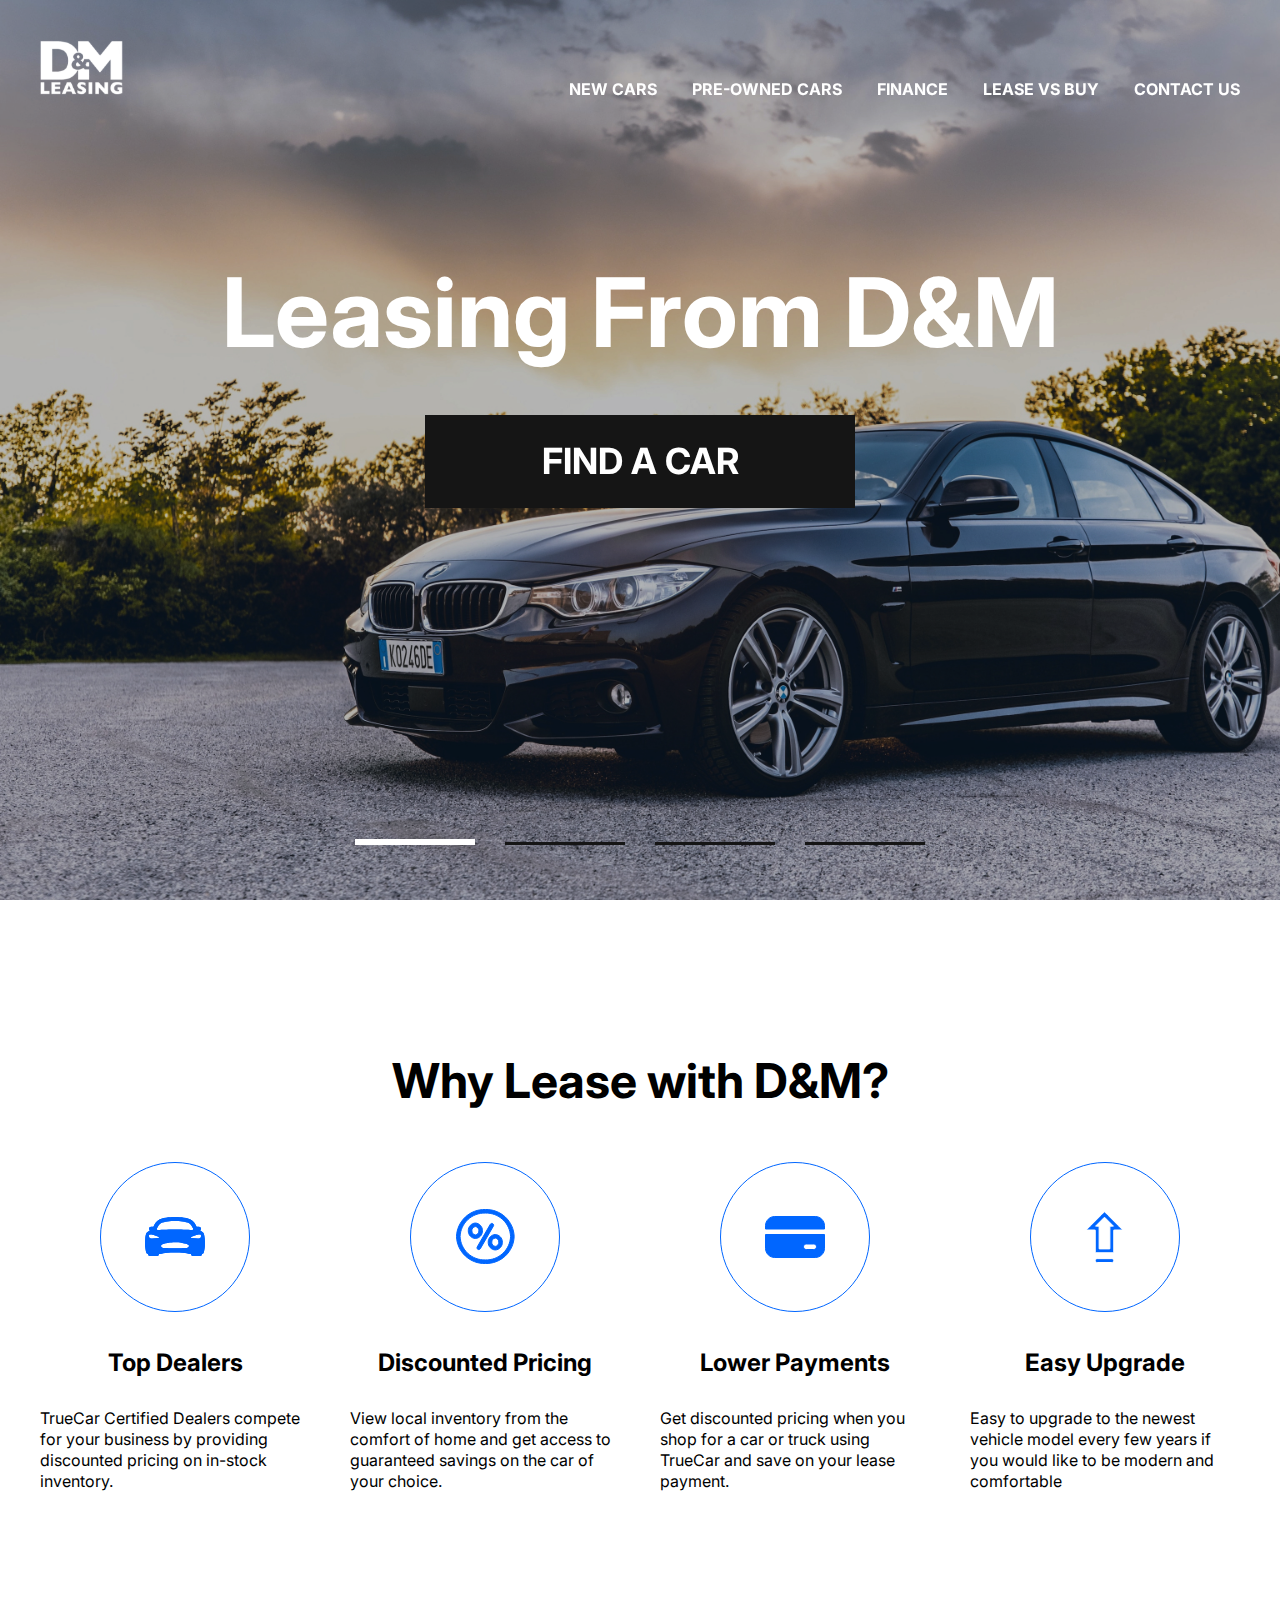
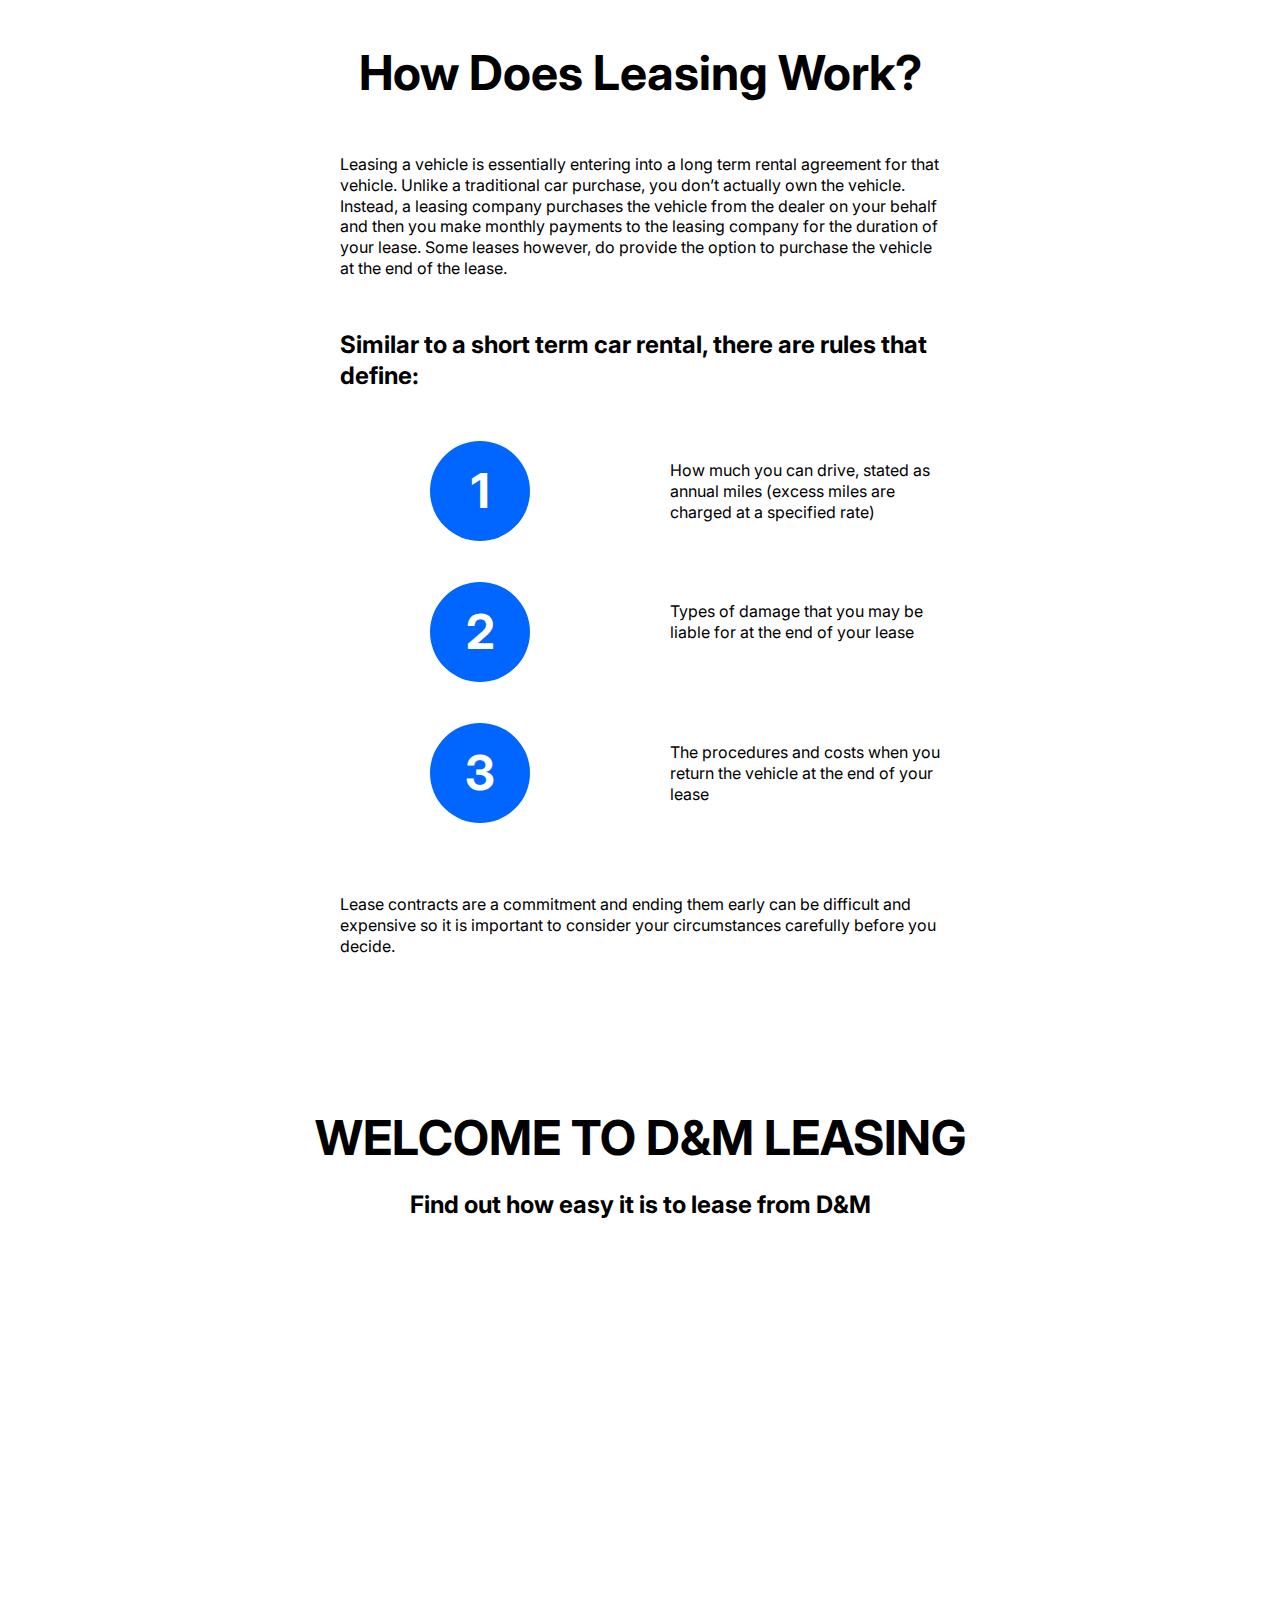
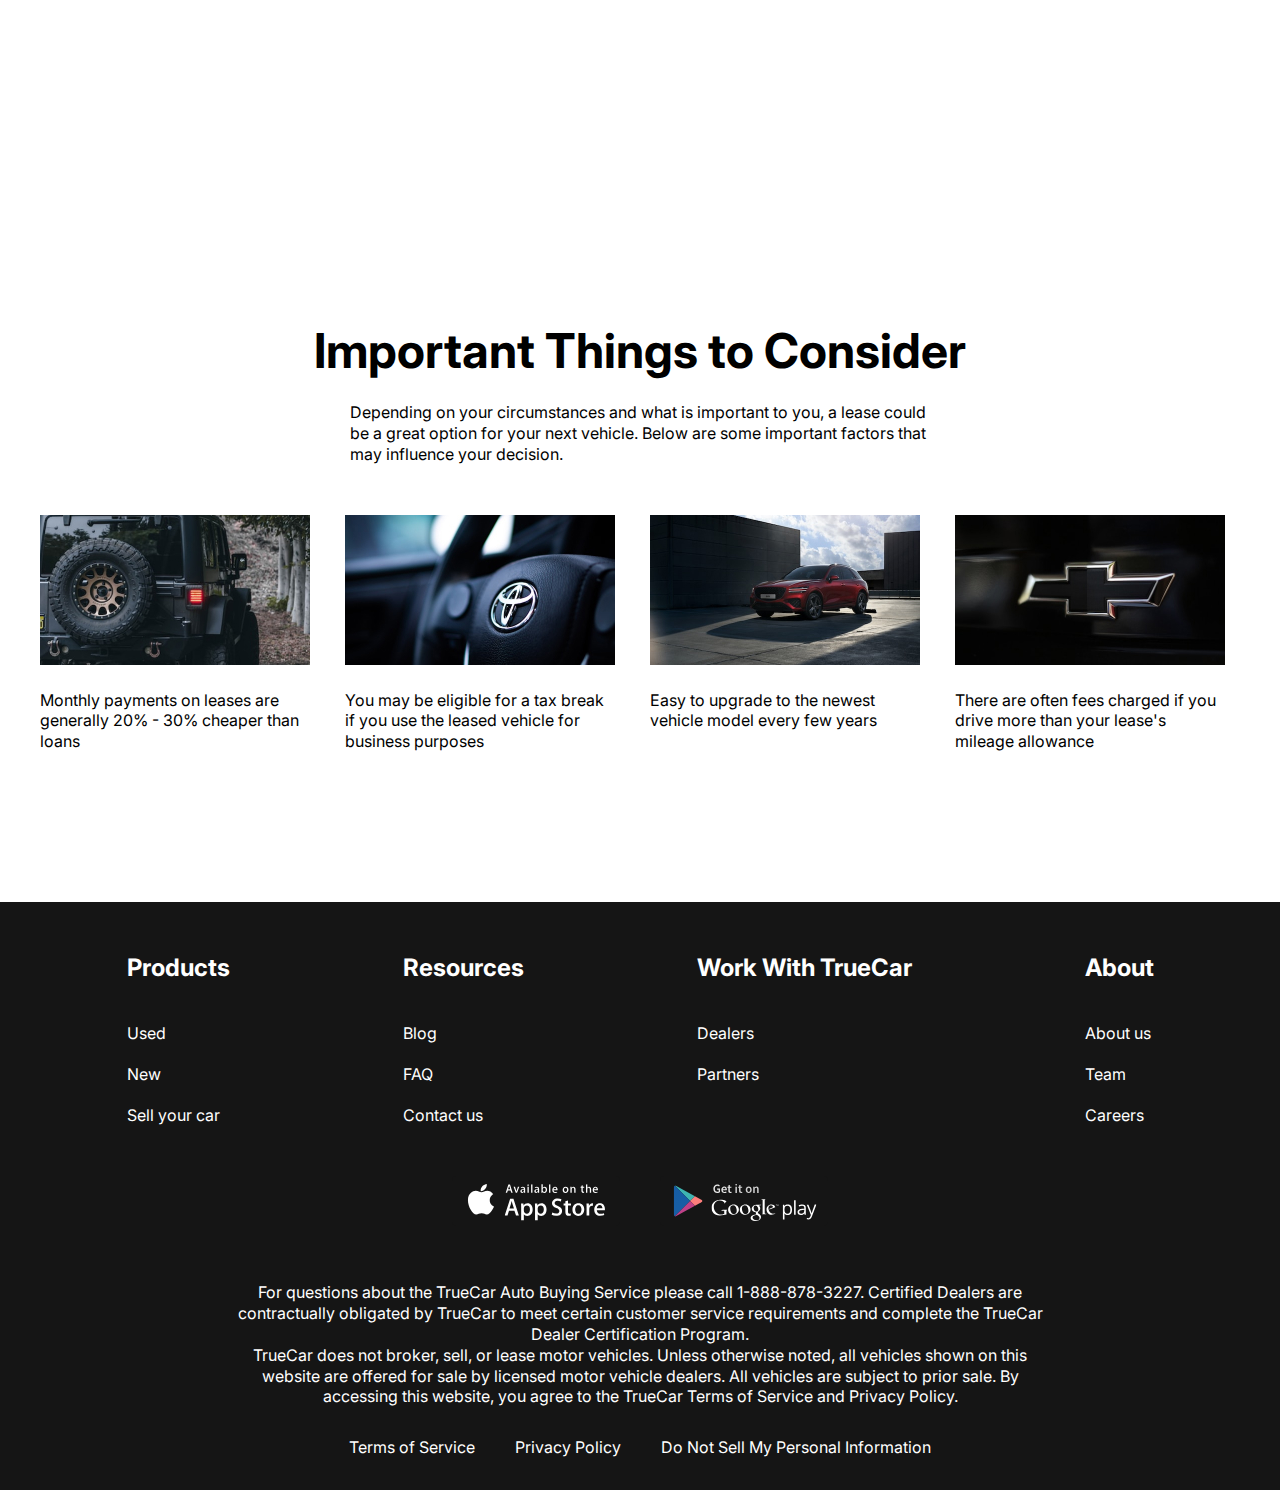
<file: index.html>
<!DOCTYPE html>
<html lang="en">

<head>
    <meta charset="UTF-8">
    <meta http-equiv="X-UA-Compatible" content="IE=edge">
    <meta name="viewport" content="width=device-width, initial-scale=1.0">
    <title>Lease cars</title>
    <link rel="icon" href="images/logo.ico" type="image/ico">
    <link rel="preconnect" href="https://fonts.googleapis.com">
    <link rel="preconnect" href="https://fonts.gstatic.com" crossorigin>
    <link href="https://fonts.googleapis.com/css2?family=Inter:wght@400;700&display=swap" rel="stylesheet">
    <!-- <link rel="stylesheet" href="css/swiper-bundle.css"> -->
    <link rel="stylesheet" href="https://cdn.jsdelivr.net/npm/swiper@9/swiper-bundle.min.css" />
    <link rel="stylesheet" href="css/styles.css">
</head>

<body>

    <div class="wrapper">

        <header class="header header-main">
            <div class="container">
                <div class="header__inner">
                    <a class="logo" href="index.html">
                        <img class="logo__img" src="images/logo.svg" alt="logo" width="83" height="55">
                    </a>
                    <nav class="menu">
                        <button class="menu__btn">
                            <span></span>
                            <span></span>
                            <span></span>
                        </button>
                        <ul class="menu__list">
                            <li class="menu__list-item">
                                <a href="new-cars.html" class="menu__list-link">new cars</a>
                            </li>
                            <li class="menu__list-item">
                                <a href="#" class="menu__list-link">pre-owned cars</a>
                            </li>
                            <li class="menu__list-item">
                                <a href="#" class="menu__list-link">finance</a>
                            </li>
                            <li class="menu__list-item">
                                <a href="#" class="menu__list-link">lease vs buy</a>
                            </li>
                            <li class="menu__list-item">
                                <a href="contacts.html" class="menu__list-link">contact us</a>
                            </li>
                        </ul>
                    </nav>

                </div>
            </div>
        </header>

        <main class="main">
            <section class="top">
                <div class="container">
                    <h1 class="title">
                        Leasing From D&M
                    </h1>
                    <a class="top__link" href="new-cars.html">
                        find a car
                    </a>
                </div>
            </section>
            <div class="slider">
                <div class="swiper">
                    <div class="swiper-wrapper">
                        <div class="swiper-slide" style="background-image: url(images/slide-1.jpg);"></div>
                        <div class="swiper-slide" style="background-image: url(images/slide-2.jpg);"></div>
                        <div class="swiper-slide" style="background-image: url(images/slide-3.jpg);"></div>
                        <div class="swiper-slide" style="background-image: url(images/slide-4.jpg);"></div>
                    </div>
                    <div class="swiper-pagination"></div>
                </div>
            </div>
            <section class="advertisement">
                <div class="container">
                    <h2 class="section-title">
                        Why Lease with D&M?
                    </h2>
                    <ul class="advertisement__list">
                        <li class="advertisement__item">
                            <img class="advertisement__item-img" src="images/why-lease-1.svg" alt="why-lease-1">
                            <h4 class="advertisement__item-title">
                                Top Dealers
                            </h4>
                            <p class="advertisement__item-text">
                                TrueCar Certified Dealers compete for your business by providing discounted pricing on
                                in-stock inventory.
                            </p>
                        </li>
                        <li class="advertisement__item">
                            <img class="advertisement__item-img" src="images/why-lease-2.svg" alt="why-lease-2">
                            <h4 class="advertisement__item-title">
                                Discounted Pricing
                            </h4>
                            <p class="advertisement__item-text">
                                View local inventory from the comfort of home and get access to guaranteed savings on
                                the car of your choice.
                            </p>
                        </li>
                        <li class="advertisement__item">
                            <img class="advertisement__item-img" src="images/why-lease-3.svg" alt="why-lease-3">
                            <h4 class="advertisement__item-title">
                                Lower Payments
                            </h4>
                            <p class="advertisement__item-text">
                                Get discounted pricing when you shop for a car or truck using TrueCar and save on your
                                lease payment.
                            </p>
                        </li>
                        <li class="advertisement__item">
                            <img class="advertisement__item-img" src="images/why-lease-4.svg" alt="why-lease-4">
                            <h4 class="advertisement__item-title">
                                Easy Upgrade
                            </h4>
                            <p class="advertisement__item-text">
                                Easy to upgrade to the newest vehicle model every few years if you would like to be
                                modern and comfortable
                            </p>
                        </li>
                    </ul>
                </div>
            </section>
            <section class="work-section">
                <div class="container">
                    <div class="work-section__inner">
                        <h2 class="section-title">
                            How Does Leasing Work?
                        </h2>
                        <p class="work-section__text">
                            Leasing a vehicle is essentially entering into a long term rental agreement for that
                            vehicle. Unlike a traditional car purchase, you don’t actually own the vehicle. Instead, a
                            leasing company purchases the vehicle from the dealer on your behalf and then you make
                            monthly payments to the leasing company for the duration of your lease. Some leases however,
                            do provide the option to purchase the vehicle at the end of the lease.
                        </p>

                        <h4 class="work-section__title">
                            Similar to a short term car rental, there are rules that define:
                        </h4>

                        <ol class="work-section__list">
                            <li class="work-section__item">
                                How much you can drive, stated as annual miles (excess miles are charged at a specified
                                rate)
                            </li>
                            <li class="work-section__item">
                                Types of damage that you may be liable for at the end of your lease
                            </li>
                            <li class="work-section__item">
                                The procedures and costs when you return the vehicle at the end of your lease
                            </li>
                        </ol>

                        <p class="work-section__text">
                            Lease contracts are a commitment and ending them early can be difficult and expensive so it
                            is important to consider your circumstances carefully before you decide.
                        </p>
                    </div>
                </div>
            </section>
            <section class="video-blog">
                <div class="container">
                    <h2 class="section-title video-blog__title">
                        welcome to d&m leasing
                    </h2>
                    <h3 class="video-blog__text">
                        Find out how easy it is to lease from D&M
                    </h3>
                    <iframe class="video-blog__content" width="1000" height="500"
                        src="https://www.youtube.com/embed/lq149gCzkvE?controls=0" title="YouTube video player"
                        frameborder="0" allow="accelerometer; autoplay; clipboard-write; encrypted-media; 
                        gyroscope; picture-in-picture; web-share" allowfullscreen></iframe>
                </div>
            </section>
            <section class="important-things">
                <div class="container">
                    <h2 class="section-title important-things__title">
                        Important Things to Consider
                    </h2>
                    <p class="important-things__text">
                        Depending on your circumstances and what is important to you, a lease could be a great option
                        for your next vehicle. Below are some important factors that may influence your decision.
                    </p>
                    <ul class="important-things__list">
                        <li class="important-things__item">
                            <img class="important-things__item-img" src="images/imp-1.jpg" alt="">
                            <p class="important-things__item-text">
                                Monthly payments on leases are generally 20% - 30% cheaper than loans
                            </p>
                        </li>
                        <li class="important-things__item">
                            <img class="important-things__item-img" src="images/imp-2.jpg" alt="">
                            <p class="important-things__item-text">
                                You may be eligible for a tax break if you use the leased vehicle for business purposes
                            </p>
                        </li>
                        <li class="important-things__item">
                            <img class="important-things__item-img" src="images/imp-3.jpg" alt="">
                            <p class="important-things__item-text">
                                Easy to upgrade to the newest vehicle model every few years </p>
                        </li>
                        <li class="important-things__item">
                            <img class="important-things__item-img" src="images/imp-4.jpg" alt="">
                            <p class="important-things__item-text">
                                There are often fees charged if you drive more than your lease's mileage allowance </p>
                        </li>
                    </ul>
                </div>
            </section>
        </main>

        <footer class="footer">
            <div class="container">
                <nav class="footer__menu">
                    <section class="footer__menu-list">
                        <div class="footer__menu-item">
                            <h3 class="footer__menu-title">Products</h3>
                        </div>
                        <div class="footer__menu-item">
                            <a href="#" class="footer__menu-link">Used</a>
                        </div>
                        <div class="footer__menu-item">
                            <a href="#" class="footer__menu-link">New</a>
                        </div>
                        <div class="footer__menu-item">
                            <a href="#" class="footer__menu-link">Sell your car</a>
                        </div>
                    </section>
                    <section class="footer__menu-list">
                        <div class="footer__menu-item">
                            <h3 class="footer__menu-title">Resources</h3>
                        </div>
                        <div class="footer__menu-item">
                            <a href="#" class="footer__menu-link">Blog</a>
                        </div>
                        <div class="footer__menu-item">
                            <a href="#" class="footer__menu-link">FAQ</a>
                        </div>
                        <div class="footer__menu-item">
                            <a href="#" class="footer__menu-link">Contact us</a>
                        </div>
                    </section>
                    <section class="footer__menu-list">
                        <div class="footer__menu-item">
                            <h3 class="footer__menu-title">Work With TrueCar</h3>
                        </div>
                        <div class="footer__menu-item">
                            <a href="#" class="footer__menu-link">Dealers</a>
                        </div>
                        <div class="footer__menu-item">
                            <a href="#" class="footer__menu-link">Partners</a>
                        </div>
                    </section>
                    <section class="footer__menu-list">
                        <div class="footer__menu-item">
                            <h3 class="footer__menu-title">About</h3>
                        </div>
                        <div class="footer__menu-item">
                            <a href="#" class="footer__menu-link">About us</a>
                        </div>
                        <div class="footer__menu-item">
                            <a href="#" class="footer__menu-link">Team</a>
                        </div>
                        <div class="footer__menu-item">
                            <a href="#" class="footer__menu-link">Careers</a>
                        </div>
                    </section>
                </nav>
                <ul class="app">
                    <li class="app__item">
                        <a class="app__item-link" href="#">
                            <img class="app__item-img" src="images/appstore.svg" alt="appstore" width="168" height="50">
                        </a>
                    </li>
                    <li class="app__item">
                        <a class="app__item-link" href="#">
                            <img class="app__item-img" src="images/googleplay.svg" alt="googleplay" width="168"
                                height="50">
                        </a>
                    </li>
                </ul>
                <div class="footer__copyright">
                    <p class="footer__copyright-text">
                        For questions about the TrueCar Auto Buying Service please call 1-888-878-3227.
                        Certified Dealers are contractually obligated by TrueCar to meet certain customer service
                        requirements and complete the TrueCar Dealer Certification Program.
                    </p>
                    <p class="footer__copyright-text">
                        TrueCar does not broker, sell, or lease motor vehicles. Unless otherwise noted, all vehicles
                        shown on this website are offered for sale by licensed motor vehicle dealers. All vehicles are
                        subject to prior sale. By accessing this website, you agree to the TrueCar Terms of Service and
                        Privacy Policy.
                    </p>
                </div>
                <nav class="copyright__nav">
                    <ul class="copyright__nav-list">
                        <li class="copyright__nav-item">
                            <a class="copyright__nav-link" href="#">Terms of Service</a>
                        </li>
                        <li class="copyright__nav-item">
                            <a class="copyright__nav-link" href="#">Privacy Policy</a>
                        </li>
                        <li class="copyright__nav-item">
                            <a class="copyright__nav-link" href="#">Do Not Sell My Personal Information</a>
                        </li>
                    </ul>
                </nav>
            </div>
        </footer>

    </div>
    <script src="https://cdn.jsdelivr.net/npm/swiper@9/swiper-bundle.min.js"></script>
    <!-- <script src="js/swiper-bundle.js"></script> -->
    <script src="js/slider.js"></script>
    <script src="js/main.js"></script>
</body>

</html>
</file>
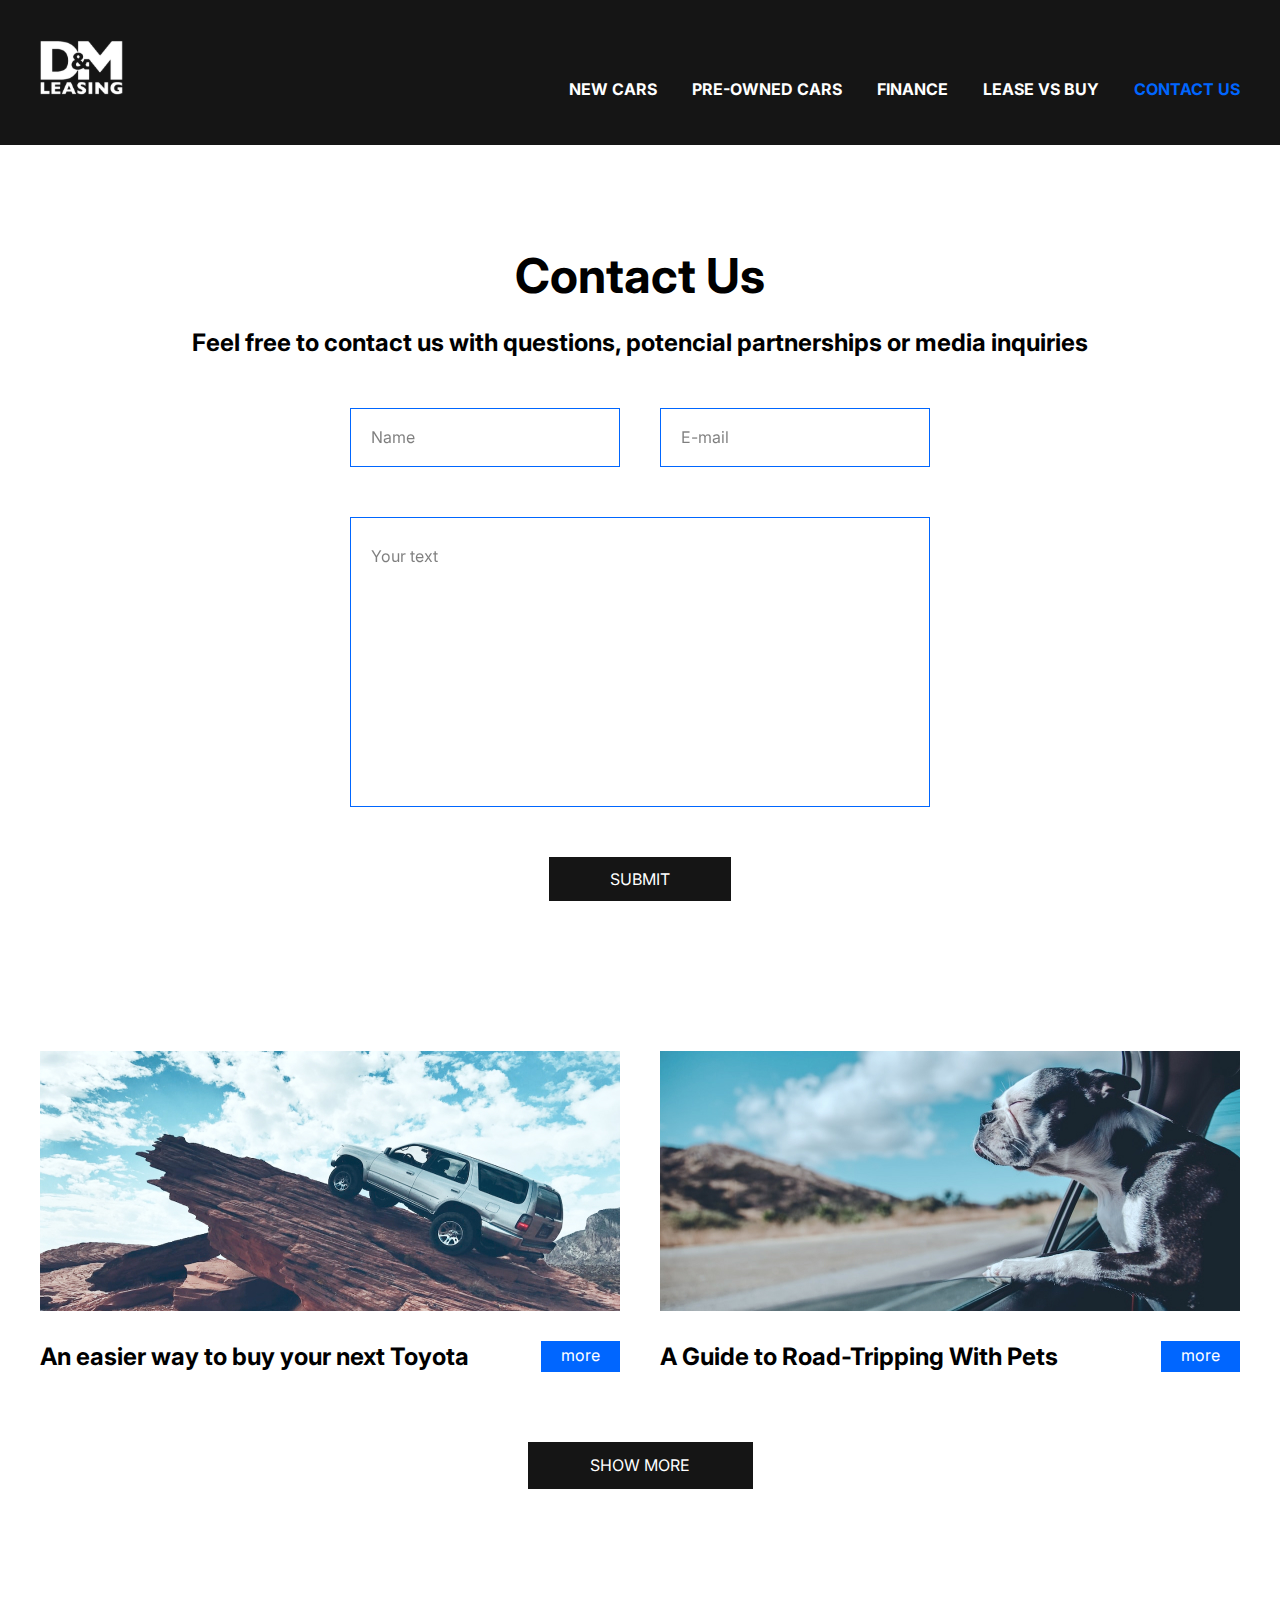
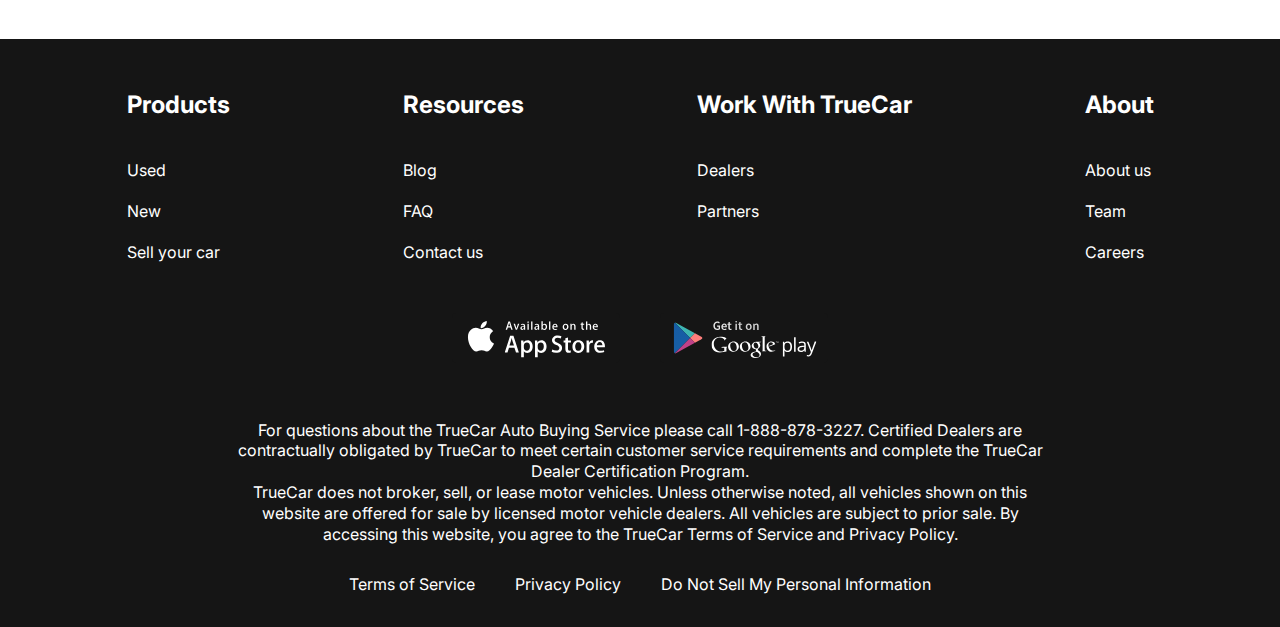
<file: contacts.html>
<!DOCTYPE html>
<html lang="en">

<head>
    <meta charset="UTF-8">
    <meta http-equiv="X-UA-Compatible" content="IE=edge">
    <meta name="viewport" content="width=device-width, initial-scale=1.0">
    <title>Lease cars</title>
    <link rel="icon" href="images/logo.ico" type="image/ico">
    <link rel="preconnect" href="https://fonts.googleapis.com">
    <link rel="preconnect" href="https://fonts.gstatic.com" crossorigin>
    <link href="https://fonts.googleapis.com/css2?family=Inter:wght@400;700&display=swap" rel="stylesheet">
    <link rel="stylesheet" href="css/styles.css">
</head>

<body>

    <div class="wrapper">

        <header class="header">
            <div class="container">
                <div class="header__inner">
                    <a class="logo" href="index.html">
                        <img class="logo__img" src="images/logo.svg" alt="logo" width="83" height="55">
                    </a>
                    <nav class="menu">
                        <button class="menu__btn">
                            <span></span>
                            <span></span>
                            <span></span>
                        </button>
                        <ul class="menu__list">
                            <li class="menu__list-item">
                                <a href="new-cars.html" class="menu__list-link">new cars</a>
                            </li>
                            <li class="menu__list-item">
                                <a href="#" class="menu__list-link">pre-owned cars</a>
                            </li>
                            <li class="menu__list-item">
                                <a href="#" class="menu__list-link">finance</a>
                            </li>
                            <li class="menu__list-item">
                                <a href="#" class="menu__list-link">lease vs buy</a>
                            </li>
                            <li class="menu__list-item">
                                <a href="#" class="menu__list-link menu__list-link_active">contact us</a>
                            </li>
                        </ul>
                    </nav>

                </div>
            </div>
        </header>

        <main class="main">
            <section class="contacts">
                <div class="container">
                    <h1 class="section-title contacts__title">
                        Contact Us
                    </h1>
                    <p class="contacts__text">
                        Feel free to contact us with questions, potencial partnerships or media inquiries
                    </p>
                    <form class="form" action="#">
                        <input class="form__input" type="text" placeholder="Name">
                        <input class="form__input" type="email" placeholder="E-mail">
                        <textarea class="form__textarea" placeholder="Your text"></textarea>
                        <button class="form__btn" type="submit">submit</button>
                    </form>
                </div>
            </section>
            <section class="blog">
                <div class="container">
                    <div class="blog__items">
                        <div class="blog__item">
                            <img class="blog__item-img" src="images/blog-1.jpg" alt="">
                            <h2 class="blog__item-title">An easier way to buy your next Toyota</h2>
                            <a class="blog__item-link" href="#">more</a>
                        </div>
                        <div class="blog__item">
                            <img class="blog__item-img" src="images/blog-2.jpg" alt="">
                            <h2 class="blog__item-title">A Guide to Road-Tripping With Pets</h2>
                            <a class="blog__item-link" href="#">more</a>
                        </div>
                    </div>
                    <a class="showmore__link" href="#">show more</a>
                </div>
            </section>
        </main>

        <footer class="footer">
            <div class="container">
                <nav class="footer__menu">
                    <section class="footer__menu-list">
                        <div class="footer__menu-item">
                            <h3 class="footer__menu-title">Products</h3>
                        </div>
                        <div class="footer__menu-item">
                            <a href="#" class="footer__menu-link">Used</a>
                        </div>
                        <div class="footer__menu-item">
                            <a href="#" class="footer__menu-link">New</a>
                        </div>
                        <div class="footer__menu-item">
                            <a href="#" class="footer__menu-link">Sell your car</a>
                        </div>
                    </section>
                    <section class="footer__menu-list">
                        <div class="footer__menu-item">
                            <h3 class="footer__menu-title">Resources</h3>
                        </div>
                        <div class="footer__menu-item">
                            <a href="#" class="footer__menu-link">Blog</a>
                        </div>
                        <div class="footer__menu-item">
                            <a href="#" class="footer__menu-link">FAQ</a>
                        </div>
                        <div class="footer__menu-item">
                            <a href="#" class="footer__menu-link">Contact us</a>
                        </div>
                    </section>
                    <section class="footer__menu-list">
                        <div class="footer__menu-item">
                            <h3 class="footer__menu-title">Work With TrueCar</h3>
                        </div>
                        <div class="footer__menu-item">
                            <a href="#" class="footer__menu-link">Dealers</a>
                        </div>
                        <div class="footer__menu-item">
                            <a href="#" class="footer__menu-link">Partners</a>
                        </div>
                    </section>
                    <section class="footer__menu-list">
                        <div class="footer__menu-item">
                            <h3 class="footer__menu-title">About</h3>
                        </div>
                        <div class="footer__menu-item">
                            <a href="#" class="footer__menu-link">About us</a>
                        </div>
                        <div class="footer__menu-item">
                            <a href="#" class="footer__menu-link">Team</a>
                        </div>
                        <div class="footer__menu-item">
                            <a href="#" class="footer__menu-link">Careers</a>
                        </div>
                    </section>
                </nav>
                <ul class="app">
                    <li class="app__item">
                        <a class="app__item-link" href="#">
                            <img class="app__item-img" src="images/appstore.svg" alt="appstore" width="168" height="50">
                        </a>
                    </li>
                    <li class="app__item">
                        <a class="app__item-link" href="#">
                            <img class="app__item-img" src="images/googleplay.svg" alt="googleplay" width="168"
                                height="50">
                        </a>
                    </li>
                </ul>
                <div class="footer__copyright">
                    <p class="footer__copyright-text">
                        For questions about the TrueCar Auto Buying Service please call 1-888-878-3227.
                        Certified Dealers are contractually obligated by TrueCar to meet certain customer service
                        requirements and complete the TrueCar Dealer Certification Program.
                    </p>
                    <p class="footer__copyright-text">
                        TrueCar does not broker, sell, or lease motor vehicles. Unless otherwise noted, all vehicles
                        shown on this website are offered for sale by licensed motor vehicle dealers. All vehicles are
                        subject to prior sale. By accessing this website, you agree to the TrueCar Terms of Service and
                        Privacy Policy.
                    </p>
                </div>
                <nav class="copyright__nav">
                    <ul class="copyright__nav-list">
                        <li class="copyright__nav-item">
                            <a class="copyright__nav-link" href="#">Terms of Service</a>
                        </li>
                        <li class="copyright__nav-item">
                            <a class="copyright__nav-link" href="#">Privacy Policy</a>
                        </li>
                        <li class="copyright__nav-item">
                            <a class="copyright__nav-link" href="#">Do Not Sell My Personal Information</a>
                        </li>
                    </ul>
                </nav>
            </div>
        </footer>

    </div>
    <script src="js/main.js"></script>
</body>

</html>
</file>
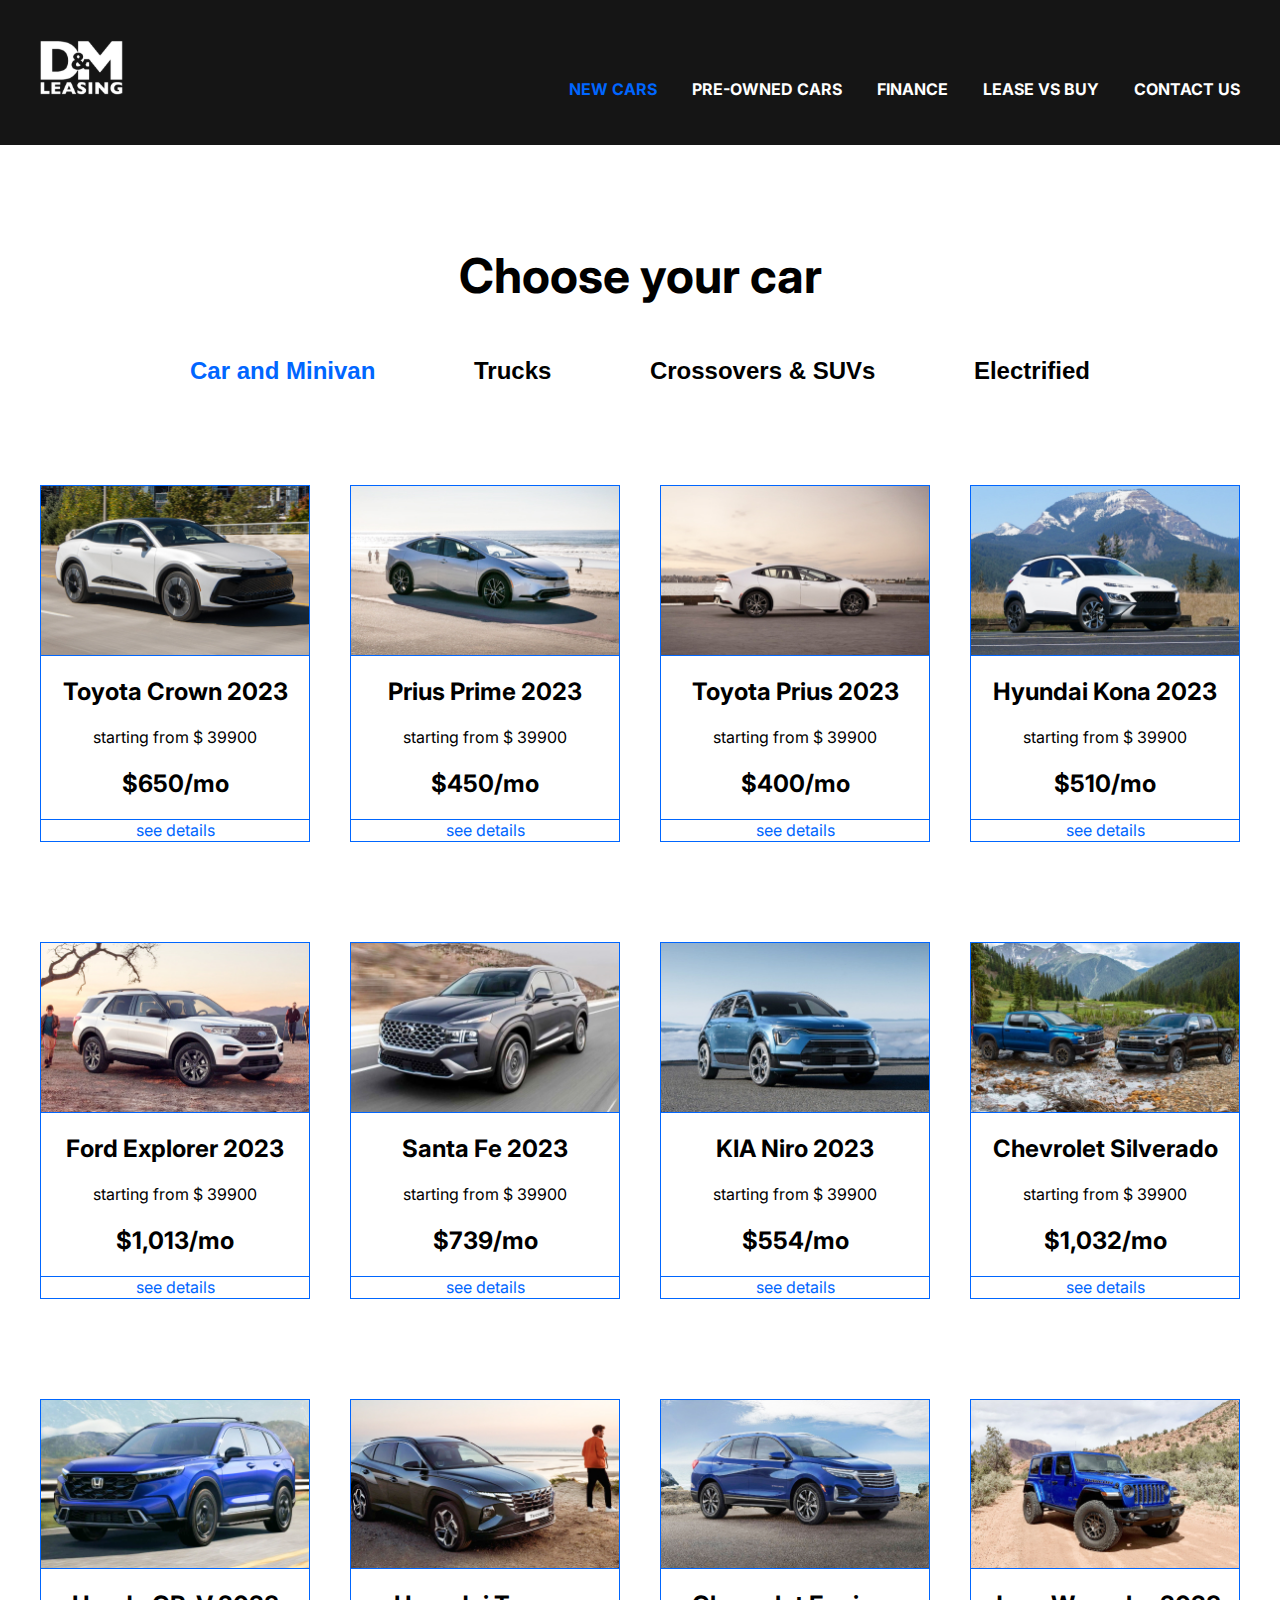
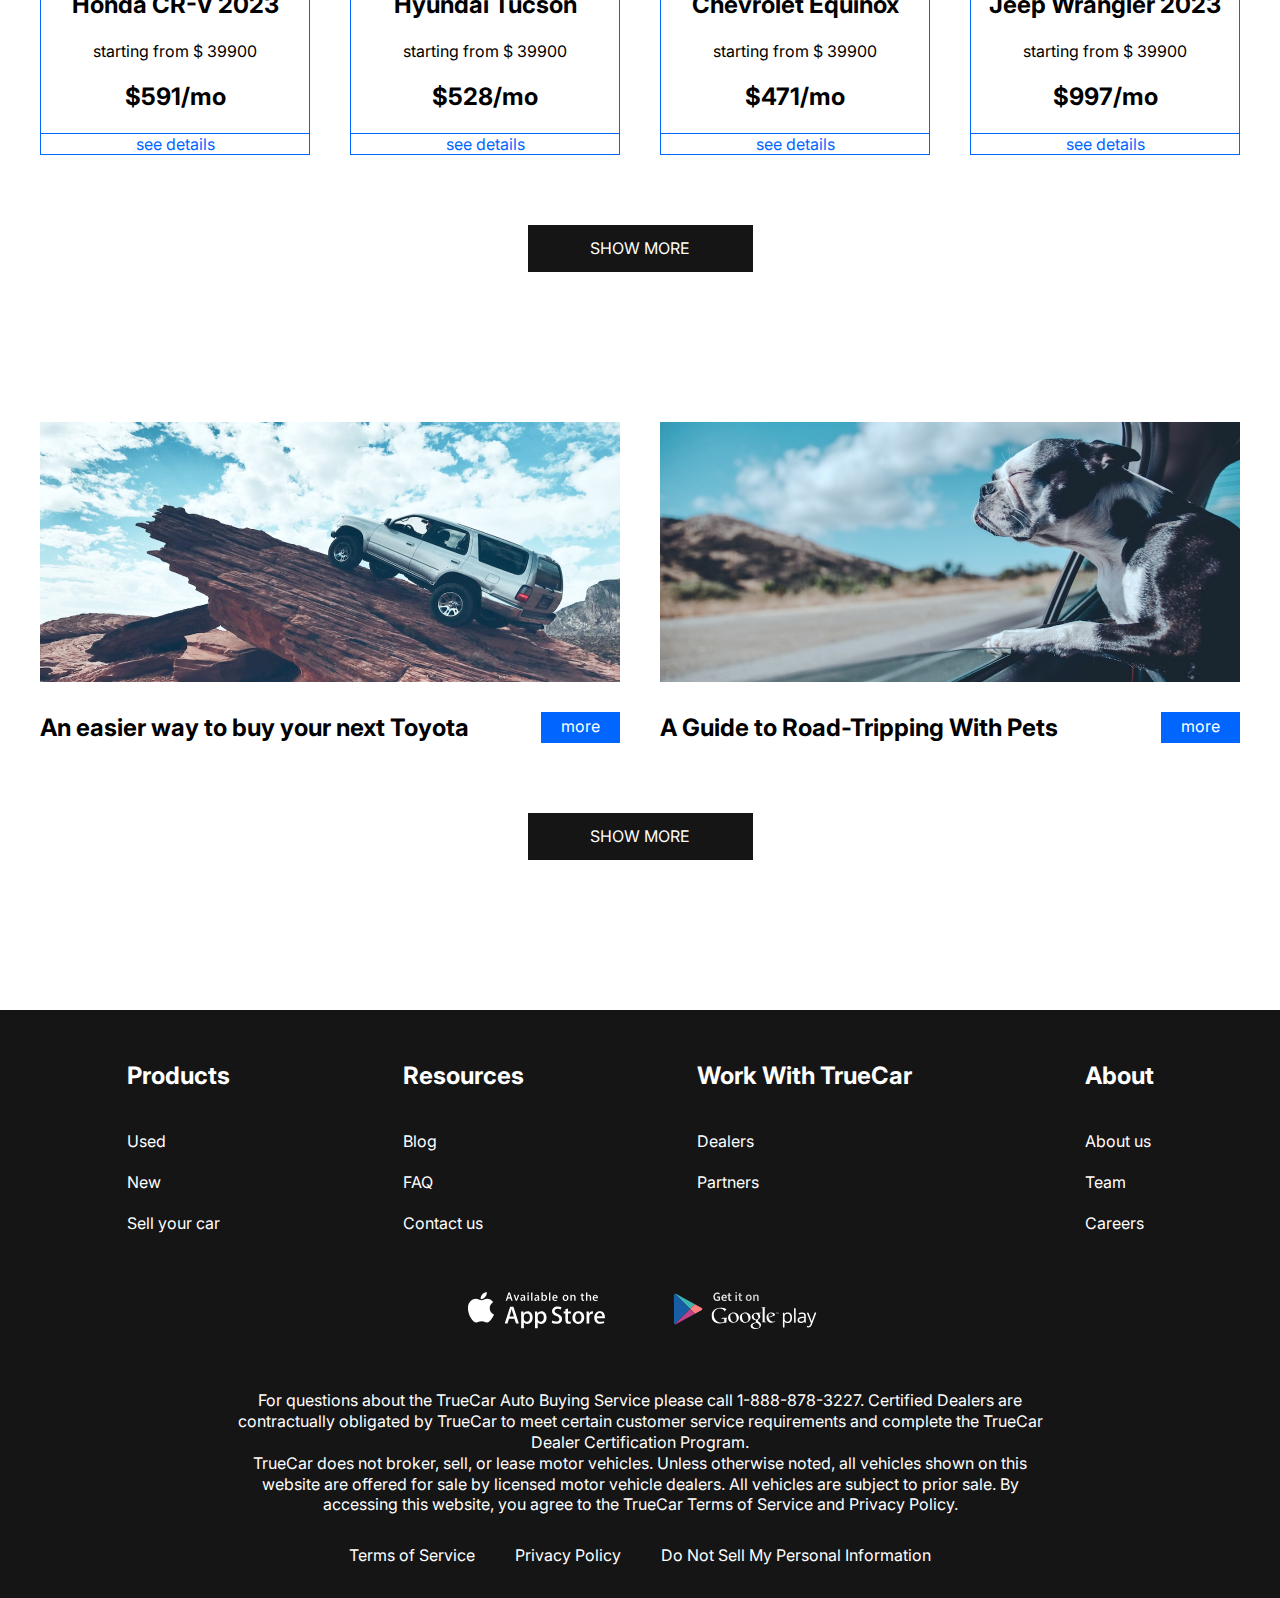
<file: new-cars.html>
<!DOCTYPE html>
<html lang="en">

<head>
    <meta charset="UTF-8">
    <meta http-equiv="X-UA-Compatible" content="IE=edge">
    <meta name="viewport" content="width=device-width, initial-scale=1.0">
    <title>Lease cars</title>
    <link rel="icon" href="images/logo.ico" type="image/ico">
    <link rel="preconnect" href="https://fonts.googleapis.com">
    <link rel="preconnect" href="https://fonts.gstatic.com" crossorigin>
    <link href="https://fonts.googleapis.com/css2?family=Inter:wght@400;700&display=swap" rel="stylesheet">
    <link rel="stylesheet" href="css/styles.css">
</head>

<body>

    <div class="wrapper">

        <header class="header">
            <div class="container">
                <div class="header__inner">
                    <a class="logo" href="index.html">
                        <img class="logo__img" src="images/logo.svg" alt="logo" width="83" height="55">
                    </a>
                    <nav class="menu">
                        <button class="menu__btn">
                            <span></span>
                            <span></span>
                            <span></span>
                        </button>
                        <ul class="menu__list">
                            <li class="menu__list-item">
                                <a href="#" class="menu__list-link menu__list-link_active">new cars</a>
                            </li>
                            <li class="menu__list-item">
                                <a href="#" class="menu__list-link">pre-owned cars</a>
                            </li>
                            <li class="menu__list-item">
                                <a href="#" class="menu__list-link">finance</a>
                            </li>
                            <li class="menu__list-item">
                                <a href="#" class="menu__list-link">lease vs buy</a>
                            </li>
                            <li class="menu__list-item">
                                <a href="contacts.html" class="menu__list-link">contact us</a>
                            </li>
                        </ul>
                    </nav>

                </div>
            </div>
        </header>

        <main class="main">

            <section class="choose">
                <div class="container">
                    <h1 class="section-title">
                        Choose your car
                    </h1>
                    <div class="tabs">
                        <div class="tabs__btn">
                            <button class="tabs__btn-item tabs__btn-item_active" data-button="content-1">Car and Minivan</button>
                            <button class="tabs__btn-item" data-button="content-2">Trucks</button>
                            <button class="tabs__btn-item" data-button="content-3">Crossovers & SUVs</button>
                            <button class="tabs__btn-item" data-button="content-4">Electrified</button>
                        </div>
                        <div class="tabs__content">
                            <div class="tabs__content-item tabs__content-item_active" id="content-1">
                                <div class="card">
                                    <div class="block">
                                        <img class="card__img" src="images/card-1.jpg" alt="card-1">
                                    </div>
                                    <div class="card__content">
                                        <h2 class="card__title">Toyota Crown 2023</h2>
                                        <p class="card__text">starting from $ 39900</p>
                                        <p class="card__price">$650/mo</p>
                                    </div>
                                    <a href="#" class="card__link">see details</a>
                                </div>
                                <div class="card">
                                    <div class="block"><img class="card__img" src="images/card-2.jpg" alt="card-2"></div>
                                    <div class="card__content">
                                        <h2 class="card__title">Prius Prime 2023</h2>
                                        <p class="card__text">starting from $ 39900</p>
                                        <p class="card__price">$450/mo</p>
                                    </div>
                                    <a href="#" class="card__link">see details</a>
                                </div>
                                <div class="card">
                                    <img class="card__img" src="images/card-3.jpg" alt="card-3">
                                    <div class="card__content">
                                        <h2 class="card__title">Toyota Prius 2023</h2>
                                        <p class="card__text">starting from $ 39900</p>
                                        <p class="card__price">$400/mo</p>
                                    </div>
                                    <a href="#" class="card__link">see details</a>
                                </div>
                                <div class="card">
                                    <img class="card__img" src="images/card-4.jpg" alt="card-4">
                                    <div class="card__content">
                                        <h2 class="card__title">Hyundai Kona 2023</h2>
                                        <p class="card__text">starting from $ 39900</p>
                                        <p class="card__price">$510/mo</p>
                                    </div>
                                    <a href="#" class="card__link">see details</a>
                                </div>
                                <div class="card">
                                    <img class="card__img" src="images/card-5.jpg" alt="card-5">
                                    <div class="card__content">
                                        <h2 class="card__title">Ford Explorer 2023</h2>
                                        <p class="card__text">starting from $ 39900</p>
                                        <p class="card__price">$1,013/mo</p>
                                    </div>
                                    <a href="#" class="card__link">see details</a>
                                </div>
                                <div class="card">
                                    <img class="card__img" src="images/card-6.jpg" alt="card-6">
                                    <div class="card__content">
                                        <h2 class="card__title">Santa  Fe 2023</h2>
                                        <p class="card__text">starting from $ 39900</p>
                                        <p class="card__price">$739/mo</p>
                                    </div>
                                    <a href="#" class="card__link">see details</a>
                                </div>
                                <div class="card">
                                    <img class="card__img" src="images/card-7.jpg" alt="card-7">
                                    <div class="card__content">
                                        <h2 class="card__title">KIA Niro 2023</h2>
                                        <p class="card__text">starting from $ 39900</p>
                                        <p class="card__price">$554/mo</p>
                                    </div>
                                    <a href="#" class="card__link">see details</a>
                                </div>
                                <div class="card">
                                    <img class="card__img" src="images/card-8.jpg" alt="card-8">
                                    <div class="card__content">
                                        <h2 class="card__title">Chevrolet Silverado</h2>
                                        <p class="card__text">starting from $ 39900</p>
                                        <p class="card__price">$1,032/mo</p>
                                    </div>
                                    <a href="#" class="card__link">see details</a>
                                </div>
                                <div class="card">
                                    <img class="card__img" src="images/card-9.jpg" alt="card-9">
                                    <div class="card__content">
                                        <h2 class="card__title">Honda CR-V 2023</h2>
                                        <p class="card__text">starting from $ 39900</p>
                                        <p class="card__price">$591/mo</p>
                                    </div>
                                    <a href="#" class="card__link">see details</a>
                                </div>
                                <div class="card">
                                    <img class="card__img" src="images/card-10.jpg" alt="card-10">
                                    <div class="card__content">
                                        <h2 class="card__title">Hyundai Tucson</h2>
                                        <p class="card__text">starting from $ 39900</p>
                                        <p class="card__price">$528/mo</p>
                                    </div>
                                    <a href="#" class="card__link">see details</a>
                                </div>
                                <div class="card">
                                    <img class="card__img" src="images/card-11.jpg" alt="card-11">
                                    <div class="card__content">
                                        <h2 class="card__title">Chevrolet Equinox </h2>
                                        <p class="card__text">starting from $ 39900</p>
                                        <p class="card__price">$471/mo</p>
                                    </div>
                                    <a href="#" class="card__link">see details</a>
                                </div>
                                <div class="card">
                                    <img class="card__img" src="images/card-12.jpg" alt="card-12">
                                    <div class="card__content">
                                        <h2 class="card__title">Jeep Wrangler 2023</h2>
                                        <p class="card__text">starting from $ 39900</p>
                                        <p class="card__price">$997/mo</p>
                                    </div>
                                    <a href="#" class="card__link">see details</a>
                                </div>
                            </div>
                            <div class="tabs__content-item" id="content-2">
                                <div class="card">
                                    <img class="card__img" src="images/card-1.jpg" alt="card-1">
                                    <div class="card__content">
                                        <h2 class="card__title">Toyota Crown 2023</h2>
                                        <p class="card__text">starting from $ 39900</p>
                                        <p class="card__price">$650/mo</p>
                                    </div>
                                    <a href="#" class="card__link">see details</a>
                                </div>
                                <div class="card">
                                    <img class="card__img" src="images/card-2.jpg" alt="card-2">
                                    <div class="card__content">
                                        <h2 class="card__title">Prius Prime 2023</h2>
                                        <p class="card__text">starting from $ 39900</p>
                                        <p class="card__price">$450/mo</p>
                                    </div>
                                    <a href="#" class="card__link">see details</a>
                                </div>
                                <div class="card">
                                    <img class="card__img" src="images/card-3.jpg" alt="card-3">
                                    <div class="card__content">
                                        <h2 class="card__title">Toyota Prius 2023</h2>
                                        <p class="card__text">starting from $ 39900</p>
                                        <p class="card__price">$400/mo</p>
                                    </div>
                                    <a href="#" class="card__link">see details</a>
                                </div>
                                <div class="card">
                                    <img class="card__img" src="images/card-4.jpg" alt="card-4">
                                    <div class="card__content">
                                        <h2 class="card__title">Hyundai Kona 2023</h2>
                                        <p class="card__text">starting from $ 39900</p>
                                        <p class="card__price">$510/mo</p>
                                    </div>
                                    <a href="#" class="card__link">see details</a>
                                </div>
                            </div>
                            <div class="tabs__content-item" id="content-3">
                                <div class="card">
                                    <img class="card__img" src="images/card-1.jpg" alt="card-1">
                                    <div class="card__content">
                                        <h2 class="card__title">Toyota Crown 2023</h2>
                                        <p class="card__text">starting from $ 39900</p>
                                        <p class="card__price">$650/mo</p>
                                    </div>
                                    <a href="#" class="card__link">see details</a>
                                </div>
                                <div class="card">
                                    <img class="card__img" src="images/card-2.jpg" alt="card-2">
                                    <div class="card__content">
                                        <h2 class="card__title">Prius Prime 2023</h2>
                                        <p class="card__text">starting from $ 39900</p>
                                        <p class="card__price">$450/mo</p>
                                    </div>
                                    <a href="#" class="card__link">see details</a>
                                </div>
                                <div class="card">
                                    <img class="card__img" src="images/card-3.jpg" alt="card-3">
                                    <div class="card__content">
                                        <h2 class="card__title">Toyota Prius 2023</h2>
                                        <p class="card__text">starting from $ 39900</p>
                                        <p class="card__price">$400/mo</p>
                                    </div>
                                    <a href="#" class="card__link">see details</a>
                                </div>
                                <div class="card">
                                    <img class="card__img" src="images/card-4.jpg" alt="card-4">
                                    <div class="card__content">
                                        <h2 class="card__title">Hyundai Kona 2023</h2>
                                        <p class="card__text">starting from $ 39900</p>
                                        <p class="card__price">$510/mo</p>
                                    </div>
                                    <a href="#" class="card__link">see details</a>
                                </div>
                                <div class="card">
                                    <img class="card__img" src="images/card-5.jpg" alt="card-5">
                                    <div class="card__content">
                                        <h2 class="card__title">Ford Explorer 2023</h2>
                                        <p class="card__text">starting from $ 39900</p>
                                        <p class="card__price">$1,013/mo</p>
                                    </div>
                                    <a href="#" class="card__link">see details</a>
                                </div>
                                <div class="card">
                                    <img class="card__img" src="images/card-6.jpg" alt="card-6">
                                    <div class="card__content">
                                        <h2 class="card__title">Santa  Fe 2023</h2>
                                        <p class="card__text">starting from $ 39900</p>
                                        <p class="card__price">$739/mo</p>
                                    </div>
                                    <a href="#" class="card__link">see details</a>
                                </div>
                                <div class="card">
                                    <img class="card__img" src="images/card-7.jpg" alt="card-7">
                                    <div class="card__content">
                                        <h2 class="card__title">KIA Niro 2023</h2>
                                        <p class="card__text">starting from $ 39900</p>
                                        <p class="card__price">$554/mo</p>
                                    </div>
                                    <a href="#" class="card__link">see details</a>
                                </div>
                                <div class="card">
                                    <img class="card__img" src="images/card-8.jpg" alt="card-8">
                                    <div class="card__content">
                                        <h2 class="card__title">Chevrolet Silverado</h2>
                                        <p class="card__text">starting from $ 39900</p>
                                        <p class="card__price">$1,032/mo</p>
                                    </div>
                                    <a href="#" class="card__link">see details</a>
                                </div>
                            </div>
                            <div class="tabs__content-item" id="content-4">
                                <div class="card">
                                    <img class="card__img" src="images/card-9.jpg" alt="card-9">
                                    <div class="card__content">
                                        <h2 class="card__title">Honda CR-V 2023</h2>
                                        <p class="card__text">starting from $ 39900</p>
                                        <p class="card__price">$591/mo</p>
                                    </div>
                                    <a href="#" class="card__link">see details</a>
                                </div>
                                <div class="card">
                                    <img class="card__img" src="images/card-10.jpg" alt="card-10">
                                    <div class="card__content">
                                        <h2 class="card__title">Hyundai Tucson</h2>
                                        <p class="card__text">starting from $ 39900</p>
                                        <p class="card__price">$528/mo</p>
                                    </div>
                                    <a href="#" class="card__link">see details</a>
                                </div>
                                <div class="card">
                                    <img class="card__img" src="images/card-11.jpg" alt="card-11">
                                    <div class="card__content">
                                        <h2 class="card__title">Chevrolet Equinox </h2>
                                        <p class="card__text">starting from $ 39900</p>
                                        <p class="card__price">$471/mo</p>
                                    </div>
                                    <a href="#" class="card__link">see details</a>
                                </div>
                                <div class="card">
                                    <img class="card__img" src="images/card-12.jpg" alt="card-12">
                                    <div class="card__content">
                                        <h2 class="card__title">Jeep Wrangler 2023</h2>
                                        <p class="card__text">starting from $ 39900</p>
                                        <p class="card__price">$997/mo</p>
                                    </div>
                                    <a href="#" class="card__link">see details</a>
                                </div>
                            </div>
                        </div>
                    </div>
                    <a class="showmore__link" href="#">show more</a>
                </div>
            </section>

            <section class="blog">
                <div class="container">
                    <div class="blog__items">
                        <div class="blog__item">
                            <img class="blog__item-img" src="images/blog-1.jpg" alt="">
                            <h2 class="blog__item-title">An easier way to buy your next Toyota</h2>
                            <a class="blog__item-link" href="#">more</a>
                        </div>
                        <div class="blog__item">
                            <img class="blog__item-img" src="images/blog-2.jpg" alt="">
                            <h2 class="blog__item-title">A Guide to Road-Tripping With Pets</h2>
                            <a class="blog__item-link" href="#">more</a>
                        </div>
                    </div>
                    <a class="showmore__link" href="#">show more</a>
                </div>
            </section>
        </main>

        <footer class="footer">
            <div class="container">
                <nav class="footer__menu">
                    <section class="footer__menu-list">
                        <div class="footer__menu-item">
                            <h3 class="footer__menu-title">Products</h3>
                        </div>
                        <div class="footer__menu-item">
                            <a href="#" class="footer__menu-link">Used</a>
                        </div>
                        <div class="footer__menu-item">
                            <a href="#" class="footer__menu-link">New</a>
                        </div>
                        <div class="footer__menu-item">
                            <a href="#" class="footer__menu-link">Sell your car</a>
                        </div>
                    </section>
                    <section class="footer__menu-list">
                        <div class="footer__menu-item">
                            <h3 class="footer__menu-title">Resources</h3>
                        </div>
                        <div class="footer__menu-item">
                            <a href="#" class="footer__menu-link">Blog</a>
                        </div>
                        <div class="footer__menu-item">
                            <a href="#" class="footer__menu-link">FAQ</a>
                        </div>
                        <div class="footer__menu-item">
                            <a href="#" class="footer__menu-link">Contact us</a>
                        </div>
                    </section>
                    <section class="footer__menu-list">
                        <div class="footer__menu-item">
                            <h3 class="footer__menu-title">Work With TrueCar</h3>
                        </div>
                        <div class="footer__menu-item">
                            <a href="#" class="footer__menu-link">Dealers</a>
                        </div>
                        <div class="footer__menu-item">
                            <a href="#" class="footer__menu-link">Partners</a>
                        </div>
                    </section>
                    <section class="footer__menu-list">
                        <div class="footer__menu-item">
                            <h3 class="footer__menu-title">About</h3>
                        </div>
                        <div class="footer__menu-item">
                            <a href="#" class="footer__menu-link">About us</a>
                        </div>
                        <div class="footer__menu-item">
                            <a href="#" class="footer__menu-link">Team</a>
                        </div>
                        <div class="footer__menu-item">
                            <a href="#" class="footer__menu-link">Careers</a>
                        </div>
                    </section>
                </nav>
                <ul class="app">
                    <li class="app__item">
                        <a class="app__item-link" href="#">
                            <img class="app__item-img" src="images/appstore.svg" alt="appstore" width="168" height="50">
                        </a>
                    </li>
                    <li class="app__item">
                        <a class="app__item-link" href="#">
                            <img class="app__item-img" src="images/googleplay.svg" alt="googleplay" width="168"
                                height="50">
                        </a>
                    </li>
                </ul>
                <div class="footer__copyright">
                    <p class="footer__copyright-text">
                        For questions about the TrueCar Auto Buying Service please call 1-888-878-3227.
                        Certified Dealers are contractually obligated by TrueCar to meet certain customer service
                        requirements and complete the TrueCar Dealer Certification Program.
                    </p>
                    <p class="footer__copyright-text">
                        TrueCar does not broker, sell, or lease motor vehicles. Unless otherwise noted, all vehicles
                        shown on this website are offered for sale by licensed motor vehicle dealers. All vehicles are
                        subject to prior sale. By accessing this website, you agree to the TrueCar Terms of Service and
                        Privacy Policy.
                    </p>
                </div>
                <nav class="copyright__nav">
                    <ul class="copyright__nav-list">
                        <li class="copyright__nav-item">
                            <a class="copyright__nav-link" href="#">Terms of Service</a>
                        </li>
                        <li class="copyright__nav-item">
                            <a class="copyright__nav-link" href="#">Privacy Policy</a>
                        </li>
                        <li class="copyright__nav-item">
                            <a class="copyright__nav-link" href="#">Do Not Sell My Personal Information</a>
                        </li>
                    </ul>
                </nav>
            </div>
        </footer>

    </div>
    <script src="js/main.js"></script>
</body>

</html>
</file>
<file: css/styles.css>
html {
    box-sizing: border-box;
}

*,
*::after,
*::before {
    box-sizing: inherit;
    margin: 0;
    padding: 0;
}

html,
body {
    height: 100%;
}

ul {
    list-style: none;
}

a {
    text-decoration: none;
    color: inherit;
}

.section-title {
    margin-bottom: 50px;
    font-size: 48px;
    font-weight: 700;
    text-align: center;
}

.wrapper {
    min-height: 100%;
    display: flex;
    flex-direction: column;
}

.container {
    max-width: 1220px;
    padding: 0 10px;
    margin: 0 auto;
}

body {
    font-family: 'Inter', sans-serif;
    font-size: 16px;
    font-weight: 400;
    line-height: 1.3;
}

.header {
    background-color: #151515;
}

.header-main {
    background-color: transparent;
    position: absolute;
    z-index: 10;
    left: 0;
    right: 0;
}

.header__inner {
    padding-top: 40px;
    padding-bottom: 45px;
    display: flex;
    justify-content: space-between;
    align-items: flex-end;
}

.menu__list {
    display: flex;
    gap: 35px;
}

.menu__list-link {
    color: #fff;
    text-transform: uppercase;
    font-weight: 700;
}

.menu__list-link:hover {
    color: #0066FF;
}

.menu__list-link_active {
    color: #0066FF;
}

.footer {
    background-color: #151515;
    padding: 50px 0 32px;
    color: #fff;
}


.footer__menu {
    display: flex;
    justify-content: space-around;
    margin-bottom: 50px;
}

.footer__menu-list {
    max-width: 250px;
}

.footer__menu-title {
    font-size: 24px;
    font-weight: 700;
    padding-bottom: 20px;
}

.footer__menu-item+.footer__menu-item {
    padding-top: 20px;
}

.app {
    display: flex;
    justify-content: center;
    gap: 40px;
    margin-bottom: 52px;
}

.footer__copyright {
    max-width: 806px;
    margin: 0 auto 30px;
    text-align: center;
}

.copyright__nav-list {
    display: flex;
    gap: 40px;
    justify-content: center;
}

.footer__menu-link:hover {
    color: #0066FF;
}

.copyright__nav-link:hover {
    color: #0066FF;
}

.main {
    flex-grow: 1;
}

.top {
    color: #fff;
    text-align: center;
    padding-top: 250px;
    position: absolute;
    z-index: 5;
    left: 0;
    right: 0;
}

.title {
    padding-bottom: 40px;
    font-size: 96px;
    font-weight: 700;
}

.top__link {
    background-color: #151515;
    text-transform: uppercase;
    padding: 23px;
    max-width: 430px;
    width: 100%;
    display: inline-block;
    font-size: 36px;
    font-weight: 700;
}

.top__link:hover {
    background-color: #0066FF;
}

.swiper::after {
    content: '';
    background-color: rgba(21, 21, 21, .3);
    position: absolute;
    z-index: 5;
    left: 0;
    right: 0;
    bottom: 0;
    top: 0;
}

.swiper-slide {
    background-repeat: no-repeat;
    background-size: cover;
    background-position: center;
    height: 100vh;
}

.swiper-pagination-bullet {
    width: 120px;
    height: 3px;
    background-color: #151515;
    border-radius: 0;
    opacity: 1;
    margin: 0 15px !important;
}

.swiper-pagination-bullets.swiper-pagination-horizontal {
    bottom: 50px;
}

.swiper-pagination-bullet-active {
    height: 6px;
    background-color: #fff;
}

.advertisement {
    padding: 150px 0;
}

.advertisement__list {
    display: grid;
    grid-template-columns: repeat(4, 1fr);
    gap: 40px;
    text-align: center;
}

.advertisement__item-img {
    margin-bottom: 30px;
}

.advertisement__item-title {
    margin-bottom: 30px;
    font-size: 24px;
    font-weight: 700;
}

.advertisement__item-text {
    text-align: left;
}

.work-section {
    padding-bottom: 150px;
}

.work-section__inner {
    max-width: 600px;
    margin: 0 auto;
}

.work-section__title {
    font-size: 24px;
    font-weight: 700;
    padding-top: 50px;
}

.work-section__list {
    padding: 50px 0 70px;
    counter-reset: myCounter;
}

.work-section__item {
    list-style-type: none;
    width: 270px;
    position: relative;
    margin-left: auto;
    box-sizing: content-box;
    padding: 19px 0 19px 240px;
    min-height: 63px;
}

.work-section__item+.work-section__item {
    margin-top: 40px;
}

.work-section__item::before {
    counter-increment: myCounter;
    content: counter(myCounter);
    display: flex;
    justify-content: center;
    align-items: center;
    background-color: #0066FF;
    font-size: 48px;
    font-weight: 700;
    width: 100px;
    height: 100px;
    border-radius: 50%;
    color: #fff;
    position: absolute;
    left: 0;
    top: 0;
}

.video-blog {
    padding-bottom: 150px;
}

.video-blog__title {
    margin-bottom: 20px;
    text-transform: uppercase;
}

.video-blog__text {
    font-size: 24px;
    font-weight: 700;
    margin-bottom: 50px;
    text-align: center;
}

.video-blog__content {
    margin: 0 auto;
    display: block;
}

.important-things {
    padding-bottom: 150px;
}

.important-things__title {
    margin-bottom: 20px;
}

.important-things__text {
    max-width: 580px;
    margin: 0 auto 50px;
}

.important-things__list {
    display: grid;
    grid-template-columns: repeat(4, 1fr);
    gap: 20px
}

.important-things__item {
    max-width: min-content;
}

.important-things__item-img {
    margin-bottom: 20px;
}

.contacts {
    padding: 100px 0 150px;
}

.contacts__title {
    margin-bottom: 20px;
}

.contacts__text {
    text-align: center;
    font-weight: 700;
    font-size: 24px;
    margin-bottom: 50px;
    padding: 0 100px;
}

.form {
    max-width: 580px;
    margin: 0 auto;
    display: flex;
    justify-content: space-between;
    flex-wrap: wrap;
}

.form__input {
    width: 270px;
    padding: 18px 20px;
    display: inline-block;
    border: 1px solid #0066FF;
    margin-bottom: 50px;
    font-family: 'Inter', sans-serif;
    font-size: 16px;
    font-weight: 400;
    line-height: 1.3;
    color: #000;
}

.form__input::placeholder,
.form__textarea::placeholder {
    font-family: 'Inter', sans-serif;
    font-size: 16px;
    font-weight: 400;
    line-height: 1.3;
    color: #000;
    opacity: .5;
}

.form__textarea {
    width: 100%;
    resize: none;
    padding: 28px 20px;
    height: 290px;
    border: 1px solid #0066FF;
    font-family: 'Inter', sans-serif;
    font-size: 16px;
    font-weight: 400;
    line-height: 1.3;
    color: #000;
    margin-bottom: 50px;
}

.form__btn {
    text-transform: uppercase;
    color: #fff;
    background-color: #151515;
    font-family: 'Inter', sans-serif;
    font-size: 16px;
    font-weight: 400;
    padding: 12px 61px;
    margin: 0 auto;
    border-style: none;
}

.form__btn:hover {
    cursor: pointer;
    background-color: #0066FF;
}

.blog {
    padding-bottom: 150px;
}

.blog__items {
    display: grid;
    grid-template-columns: repeat(2, 1fr);
    gap: 40px;
    margin-bottom: 70px;
}

.blog__item {
    display: flex;
    justify-content: space-between;
    flex-wrap: wrap;

}

.blog__item-img {
    margin-bottom: 30px;
    width: 100%;
}

.blog__item-title {
    flex-basis: 446px;
    font-size: 24px;
    font-weight: 700;
}

.blog__item-link {
    color: #fff;
    background-color: #0066FF;
    padding: 4px 20px;
}

.blog__item-link:hover {
    background-color: #151515;
}

.showmore__link {
    text-transform: uppercase;
    background-color: #151515;
    padding: 13px;
    color: #fff;
    width: 225px;
    margin: 0 auto;
    text-align: center;
    display: block;
}

.showmore__link:hover {
    background-color: #0066FF;
}

.choose {
    padding: 100px 0 150px;
}

.tabs {
    margin-bottom: 70px;
}

.tabs__btn {
    padding: 0 150px 100px;
    display: flex;
    justify-content: space-between;
    gap: 80px;
}

.tabs__btn-item {
    font-size: 24px;
    font-weight: 700;
    cursor: pointer;
    border: none;
    background-color: transparent;
    padding: 0;
}

.tabs__btn-item_active {
    color: #0066FF;
}

.tabs__content-item {
    display: none;
    grid-template-columns: repeat(4, 1fr);
    gap: 100px 40px;
}

.tabs__content-item.tabs__content-item_active {
    display: grid;
}

.card {
    text-align: center;
}

.card__content {
    padding: 0 5px;
    border: 1px solid #0066FF;
    border-top: 0;
}

.card__img {
    display: block;
    width: 100%;
    border: 1px solid #0066FF;
}

.card__title {
    padding-top: 20px;
    font-size: 24px;
    font-weight: 700;
    margin-bottom: 20px;
}

.card__text {
    margin-bottom: 20px;
}

.card__price {
    margin-bottom: 20px;
    margin-bottom: 20px;
    font-weight: 700;
    font-size: 24px;
}

.card__link {
    display: block;
    color: #0066FF;
    border: 1px solid #0066FF;
    border-top: 0;
}

.card__link:hover {
    color: #fff;
    background-color: #0066FF;
}

.menu__btn {
    width: 30px;
    height: 20px;
    display: flex;
    flex-direction: column;
    justify-content: space-between;
    padding: 0;
    bottom: none;
    background-color: transparent;
    cursor: pointer;
    border-style: none;
    display: none;
}

.menu__btn span {
    height: 2px;
    background-color: #fff;
    width: 100%;
}

@media (max-width: 1180px) {
    .important-things__list {
        gap: 30px 20px;
    }

    .important-things__item-img {
        width: 100%;
    }

    .important-things__item {
        max-width: fit-content;
    }

    .tabs__content-item {
        grid-template-columns: repeat(3, 1fr);
    }
}

@media (max-width: 1040px) {
    .video-blog__content {
        width: 100%;
    }

    .tabs__btn {
        padding: 0 0 50px;
        gap: 20px;
    }
}

@media (max-width: 860px) {
    .header__inner {
        align-items: center;
    }

    .menu__btn {
        display: flex;
    }

    .menu__btn,
    .logo {
        position: relative;
        z-index: 10;
    }

    .menu__list {
        position: absolute;
        z-index: 5;
        background-color: #151515;
        flex-direction: column;
        align-items: center;
        justify-content: center;
        top: 0;
        left: 0;
        right: 0;
        bottom: 0;
        height: 100vh;
        transform: translateY(-100%);
        transition: transform .3s ease;
    }

    .menu__list.menu__list_active {
        transform: translate(0%);
    }

    .advertisement__list {
        grid-template-columns: repeat(2, 1fr);
        gap: 20px;
    }

    .important-things__list {
        grid-template-columns: repeat(2, 1fr);
    }

    .tabs__content-item {
        grid-template-columns: repeat(2, 1fr);
    }
}

@media (max-width: 768px) {
    .title {
        font-size: 70px;
    }

    .top__link {
        padding: 16px;
        max-width: 360px;
        font-size: 28px;
    }

    .swiper-pagination-bullet {
        width: 60px;
    }

    .swiper-pagination-bullet-active {
        height: 4px;
    }

    .video-blog__content {
        height: 400px;
    }

    .footer__menu {
        display: grid;
        grid-template-columns: repeat(2, 1fr);
        gap: 40px;
    }
}

@media (max-width: 650px) {
    .tabs__btn-item {
        font-size: 18px;
    }

    .tabs__content-item {
        grid-template-columns: repeat(1, 1fr);
    }

    .blog__items {
        grid-template-columns: repeat(1, 1fr);
    }

    .contacts {
        padding: 50px 0;
    }

    .form__input {
        width: 100%;
        margin-bottom: 30px;
    }

    .contacts__text {
        padding: 0;
    }
}

@media (max-width: 540px) {
    .title {
        font-size: 60px;
    }

    .top__link {
        max-width: 310px;
        font-size: 24px;
    }

    .swiper-pagination-bullet {
        margin: 0 10px !important;
    }

    .swiper-pagination-bullet {
        width: 35px;
    }

    .advertisement {
        padding: 50px 0;
    }

    .advertisement__list {
        grid-template-columns: repeat(1, 1fr);
    }

    .section-title {
        font-size: 34px;
    }

    .work-section__list {
        padding: 30px 0 40px;
    }

    .work-section {
        padding-bottom: 50px;
    }

    .video-blog__content {
        height: 200px;
    }

    .work-section__item {
        padding: 65px 0 19px 0;
        margin-right: auto;
    }

    .work-section__item::before {
        right: 0;
        margin: 0 auto;
        width: 50px;
        height: 50px;
        font-size: 32px;
    }

    .work-section__item+.work-section__item {
        margin-top: 20px;
    }

    .video-blog {
        padding-bottom: 50px;
    }

    .important-things__list {
        grid-template-columns: repeat(1, 1fr);
    }

    .important-things {
        padding-bottom: 50px;
    }

    .app,
    .copyright__nav-list {
        flex-direction: column;
        align-items: center;
    }

    .copyright__nav-list {
        gap: 20px;
    }

    .blog__item-title {
        margin-bottom: 10px;
    }

    .blog__item-link {
        margin-left: auto;
    }

    .tabs__btn {
        flex-direction: column;
    }

    .choose {
        padding: 50px 0;
    }

    .tabs__content-item {
        gap: 40px;
    }

    .blog {
        padding-bottom: 50px;
    }
}
</file>
